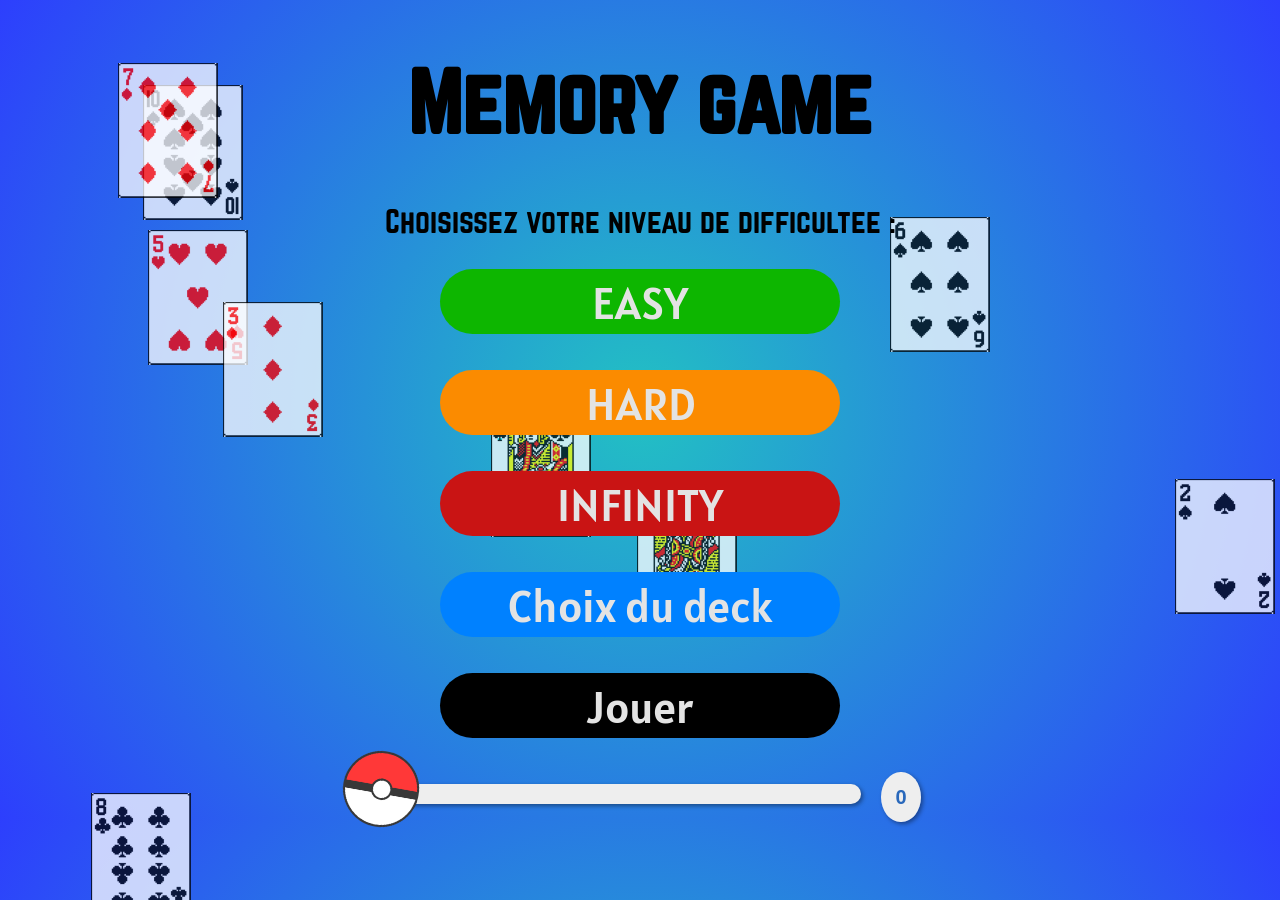
<file: TP References/Memory-game-Javascript-master/Memory-game-Javascript-master/index.html>
<!DOCTYPE html>
<html>
<head>
	<title>Memory game - Menu</title>

	<link rel="stylesheet" type="text/css" href="styles/menu.css">
	<link rel="stylesheet" type="text/css" href="styles/slider.css">
	
</head>
<body class="background">
	
	<div class='a'>
        <img class="img" src="assets/carte_anim/Ks.png">
    </div>

    <div class='b'>
        <img class="img" src="assets/carte_anim/Qh.png">
    </div>

    <div class='c'>
        <img class="img" src="assets/carte_anim/Jc.png">
    </div>

    <div class='d'>
        <img class="img" src="assets/carte_anim/Ad.png">
    </div>

    <div class='e'>
        <img class="img" src="assets/carte_anim/10s.png">
    </div>

    <div class='f'>
        <img class="img" src="assets/carte_anim/9h.png">
    </div>

    <div class='g'>
        <img class="img" src="assets/carte_anim/8c.png">
    </div>

    <div class='h'>
        <img class="img" src="assets/carte_anim/7d.png">
	</div>

	<div class='i'>
        <img class="img" src="assets/carte_anim/6s.png">
	</div>

	<div class='j'>
        <img class="img" src="assets/carte_anim/5h.png">
	</div>

	<div class='k'>
        <img class="img" src="assets/carte_anim/4c.png">
	</div>

	<div class='l'>
        <img class="img" src="assets/carte_anim/3d.png">
	</div>

	<div class='m'>
        <img class="img" src="assets/carte_anim/2s.png">
	</div>

	<h1 class="titre">Memory game</h1>

<p class="level">Choisissez votre niveau de difficultee :</p>

<div class=" btn easy cadreNiveau">
	<a href="#">EASY</a>
</div>

<div class=" btn hard cadreNiveau">
	<a href="#">HARD</a>
</div>

<div class="btn infinity cadreNiveau">
	<a href="#">INFINITY</a>
</div>

<div class="btn deck">
	<a href="#" onclick="popover()">Choix du deck</a>
</div>

<div id="popOver" style="display:none;">
	
	<img src="assets/dos_carte/dos-hs-xl.png"  onclick="popoverNone()" class="deckHearthstone img">
	<img src="assets/dos_carte/dos-pkm-xl.png" onclick="choixDeck2()" class="deckPokemon img">
	<img src="assets/dos_carte/dos-ygo-xl.png" class="deckYuGiOh img">
	
</div>

<div class="btn play">
	<a href="game.html">Jouer</p></a>
</div>

<audio id="myAudio">
	<source src="assets/sound/pokeball.ogg" type="audio/ogg">
</audio>

<input id="slider" onclick="play(); setVolume();" name="slider" type="range" value=0>
<label for="slider">0</label>

<script src="https://code.jquery.com/jquery-3.5.0.js" integrity="sha256-r/AaFHrszJtwpe+tHyNi/XCfMxYpbsRg2Uqn0x3s2zc=" crossorigin="anonymous"></script>
<script src="js/random.js"></script>
<script src="js/choixDeck.js"></script>
<script src="js/popover.js"></script>
<script src="js/sound.js"></script>

</body>
</html>
</file>
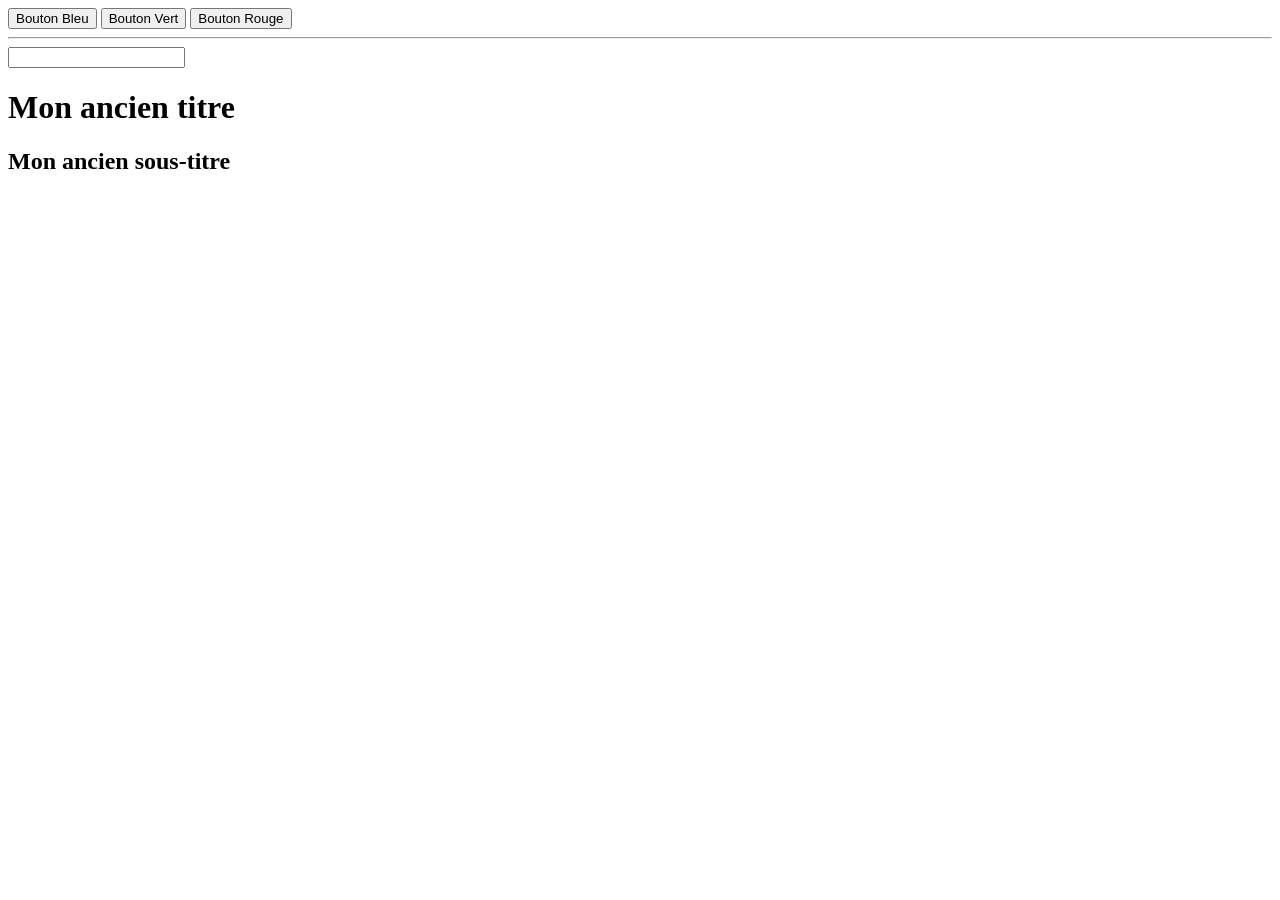
<file: TP References/TP MO3/TP2 M03-Manipulation du DOM et gestion des événements/index.html>
<!DOCTYPE html>
<html lang="fr">

<head>
    <meta charset="UTF-8">
    <meta name="viewport" content="width=device-width, initial-scale=1.0">
    <title>M03TP01 - Manipulation du DOM et gestion des événements</title>
    <link rel="stylesheet" href="style.css">
</head>

<body>
    <div>
        <input type="button" id="btnBlue" value="Bouton Bleu" />
        <input type="button" id="btnGreen" value="Bouton Vert" />
        <input type="button" id="btnRed" value="Bouton Rouge" />
    </div>
    <hr>
    <div>
        <input id="inputTexte" type="text">
    </div>
    <script src="script.js"></script>
</body>

</html>





<!-- <div>
    <h2>Choisissez une couleur :</h2>
    <select id="choixCouleur">
        <option value="bleu" id="btnBlue">Bleu</option>
        <option value="vert" id="btnGreen">Vert</option>
        <option value="rouge" id="btnRed">Rouge</option>
    </select>
</div> -->
</file>
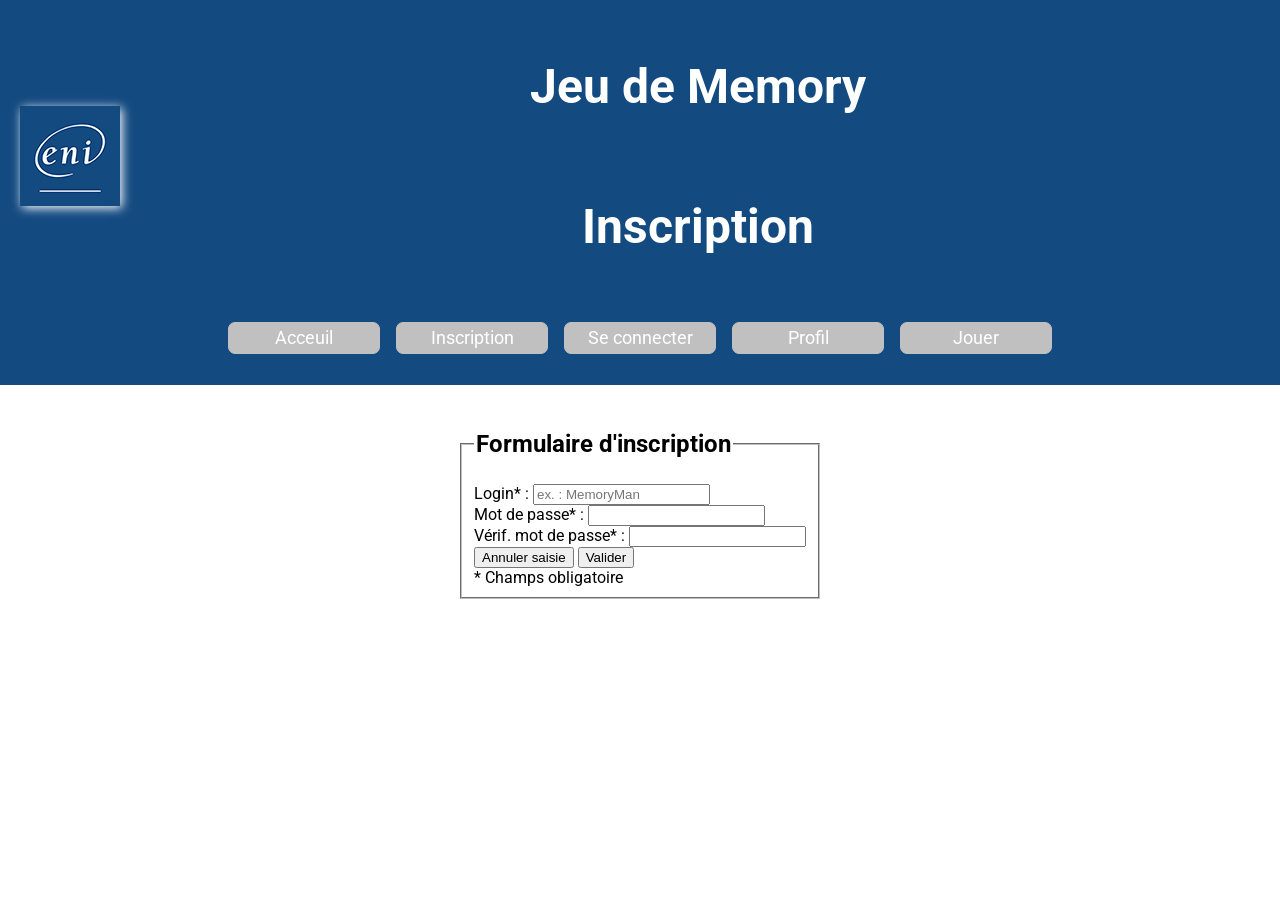
<file: formulaire_memory.html>
<!DOCTYPE html>
<html lang="fr">

<head>
  <meta charset="UTF-8" />
  <meta name="viewport" content="width=device-width, initial-scale=1.0" />
  <meta http-equiv="X-UA-Compatible" content="ie=edge" />

  <title>ENI - Inscription MEMORY</title>
  <link rel="stylesheet" href="style.css">
</head>

<body>
  <header>
    <div class="container">
      <img id="logoEni" src="assets/images/logo-eni.png" alt="Logo de l'école ENI" />
      <div class="titre">
        <h1>Jeu de Memory</h1><br>
        <h1>Inscription</h1>
      </div>
    </div>

    <div class="btnForm">
      <a href="acceuil_memory.html" class="btn">Acceuil</a>
      <a href="formulaire_memory.html" class="btn">Inscription</a>
      <a href="connexion_memory.html" class="btn">Se connecter</a>
      <a href="profil_memory.html" class="btn">Profil</a>
      <a href="jeu_memory.html" class="btn">Jouer</a>
    </div>

  </header>

  <main>
    <section class="sectionForm">
      <fieldset>
        <legend>
          <h2>Formulaire d'inscription</h2>
        </legend>

        <form action="" method="post">
          <div>
            <label for="login" class="lbl">Login* : </label>
            <input type="text" name="login" id="loginID" placeholder="ex. : MemoryMan" required
              title="Renseignez un login de minimum 3 caractères" pattern="[a-zA-Z0-9]{3,}" />
          </div>

          <div>
            <label for="mdp" class="lbl">Mot de passe* : </label>
            <input type="password" name="mdp" id="mdp" required title="Renseignez un mot de passe (min. 8 caractères dont au moins 1 minuscule,
                1 majuscule et un chiffre)" />
            <!-- pattern="(?=.*\d)(?=.*[a-z])(?=.*[A-Z]).{8,}" -->
          </div>

          <div>
            <label for="mdpVerif" class="lbl">Vérif. mot de passe* : </label>
            <input type="password" name="mdpVerif" id="mdpVerif" required title="Renseignez un mot de passe (min. 8 caractères dont au moins 1 minuscule,
                1 majuscule et un chiffre)" />
            <!-- pattern="(?=.*\d)(?=.*[a-z])(?=.*[A-Z]).{8,}" -->
          </div>

          <div class="btnInscriptForm">
            <input type="reset" value="Annuler saisie" class="btnInscript" />
            <input type="submit" value="Valider" class="btnInscript" />
          </div>
          <div class="information">* Champs obligatoire</div>
        </form>
      </fieldset>
    </section>
  </main>


  <script src="formulaire_memory.js"></script>

</body>

</html>
</file>
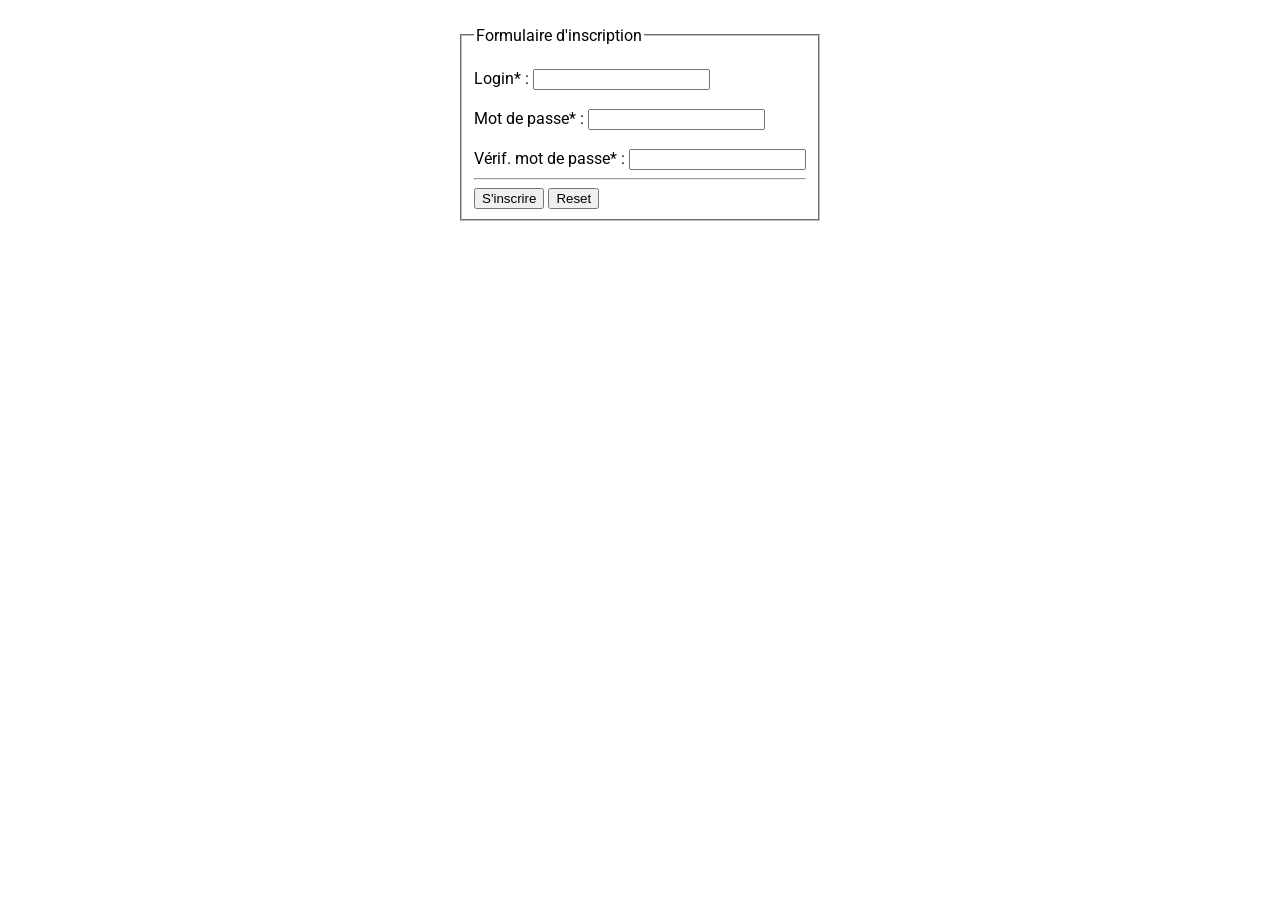
<file: formulaire_Test.html>
<!DOCTYPE html>
<html lang="fr">

<head>
  <meta charset="UTF-8" />
  <meta name="viewport" content="width=device-width, initial-scale=1.0" />
  <meta http-equiv="X-UA-Compatible" content="ie=edge" />

  <title>ENI - Inscription MEMORY</title>
  <link rel="stylesheet" href="style.css">
</head>

<body>
  <main>
    <section class="sectionForm">
      <fieldset>
        <legend>Formulaire d'inscription</legend>

        <form action="" method="post" id="inscription"><br>
          <div>
            <label for="">Login* : </label>
            <input type="text" name="login" id="loginID" />
          </div><br>

          <div>
            <label for="">Mot de passe* : </label>
            <input type="password" name="mdp" id="mdpID" />
          </div><br>

          <div>
            <label for="">Vérif. mot de passe* : </label>
            <input type="password" name="mdpVerif" id="mdpVerifID" />
          </div>
          <hr>

          <div>
            <button type="submit">S'inscrire</button>
            <button type="reset">Reset</button>
          </div>



        </form>

      </fieldset>


    </section>
  </main>


  <script src="formulaire_memory.js"></script>

</body>

</html>
</file>
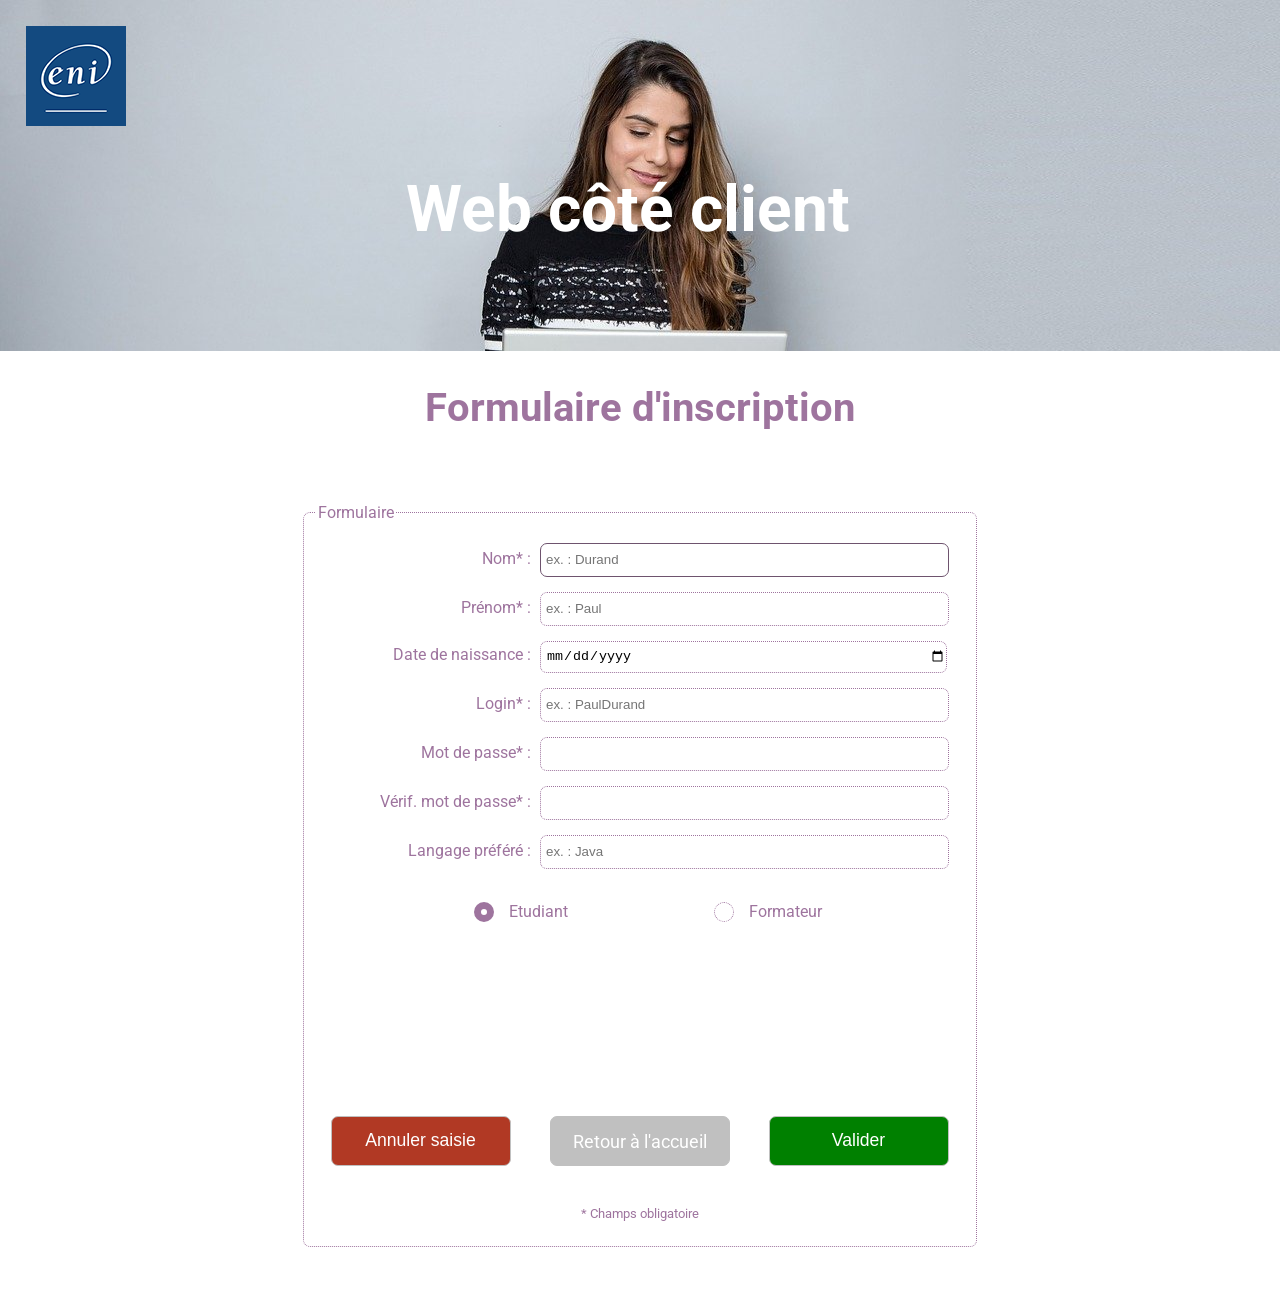
<file: TP References/PropositionTPFormulaire/formulaire.html>
<!DOCTYPE html>
<html>
    <head>
        <meta charset="utf-8">
        <meta http-equiv="X-UA-Compatible" content="IE=edge">
        <title>Formulaire</title>
        <meta name="description" content="">
        <meta name="viewport" content="width=device-width, initial-scale=1">
        
        <link rel="stylesheet" href="header.css">
        <link rel="stylesheet" href="formulaire.css">  

    </head>
    <body>
        <header>
            <img src="images/logo-eni.png" alt="Logo de l'école ENI">
            <div class="titre">
                <h1>Web côté client</h1>
            </div>
        </header>
       <h2>Formulaire d'inscription</h2>

        <main>
            <section class="sectionForm">
                <fieldset>
                    <legend>Formulaire</legend>
                
                    <form action="" method="post">
                        <div>
                            <label for="nom" class="lbl">Nom* : </label>
                            <input type="text" name="nom" id="nom" placeholder="ex. : Durand" required autofocus 
                            title="Renseigner votre nom" pattern="[a-zA-Z]+">
                        </div>
                        <div>
                            <label for="prenom" class="lbl">Prénom* : </label>
                            <input type="text" name="prenom" id="prenom" placeholder="ex. : Paul" 
                            required pattern="[a-zA-Z]+">
                        </div>
                        <div>
                            <label for="dtn" class="lbl">Date de naissance : </label>
                            <input type="date" name="dtn" id="dtn" min="1900-01-01" max="2024-11-07">
                        </div>
                        <div>
                            <label for="login" class="lbl">Login* : </label>
                            <input type="text" name="login" id="login" placeholder="ex. : PaulDurand" 
                            required title="Renseignez un login de minimum 3 caractères"
                            pattern="[a-zA-Z0-9]{3,}">
                        </div>
                        <div>
                            <label for="mdp" class="lbl">Mot de passe* : </label>
                            <input type="password" name="mdp" id="mdp" required 
                            title="Renseignez un mot de passe (min. 8 caractères dont au moins 1 minuscule, 1 majuscule et un chiffre)" 
                            pattern="(?=.*\d)(?=.*[a-z])(?=.*[A-Z]).{8,}">
                        </div>
                        <div>
                            <label for="mdpVerif" class="lbl">Vérif. mot de passe* : </label>
                            <input type="password" name="mdpVerif" id="mdpVerif" required 
                            title="Renseignez un mot de passe (min. 8 caractères dont au moins 1 minuscule, 1 majuscule et un chiffre)" 
                            pattern="(?=.*\d)(?=.*[a-z])(?=.*[A-Z]).{8,}">
                        </div>
                        <div>
                            <label for="langage" class="lbl">Langage préféré : </label>
                            <input type="text" name="langage" id="langage" list="langageListe" placeholder="ex. : Java">
                            <datalist id="langageListe">
                                <option value="C#"></option>
                                <option value="Java"></option>
                                <option value="Python"></option>
                                <option value="PHP"></option>
                                <option value="Fortran"></option>
                                <option value="C++"></option>
                                <option value="C"></option>
                                <option value="Ruby"></option>
                                <option value="Perl"></option>
                                <option value="Cobol"></option>
                                <option value="Dart"></option>
                                <option value="Swift"></option>
                                <option value="Objective-C"></option>
                                <option value="Kotlin"></option>
                                <option value="Go"></option>
                                <option value="Rust"></option>
                                <option value="JavaScript"></option>
                            </datalist>
                        </div>
                        <div class="radioBtn">
                            <input type="radio" name="statut" value="etudiant" id="etudiant" checked><label for="etudiant">Etudiant</label>
                            <input type="radio" name="statut" value="formateur" id="formateur"><label for="formateur">Formateur</label>
                        </div>
                        <div class="btnForm">
                            <input type="reset" value="Annuler saisie" class="btn"> 
                            <a href="#" class="btn">Retour à l'accueil</a>
                            <input type="submit" value="Valider" class="btn">
                        </div>
                        <div class="information">
                            * Champs obligatoire
                        </div>
                    </form>
                </fieldset>
            </section>
        </main>
    </body>
</html>
</file>
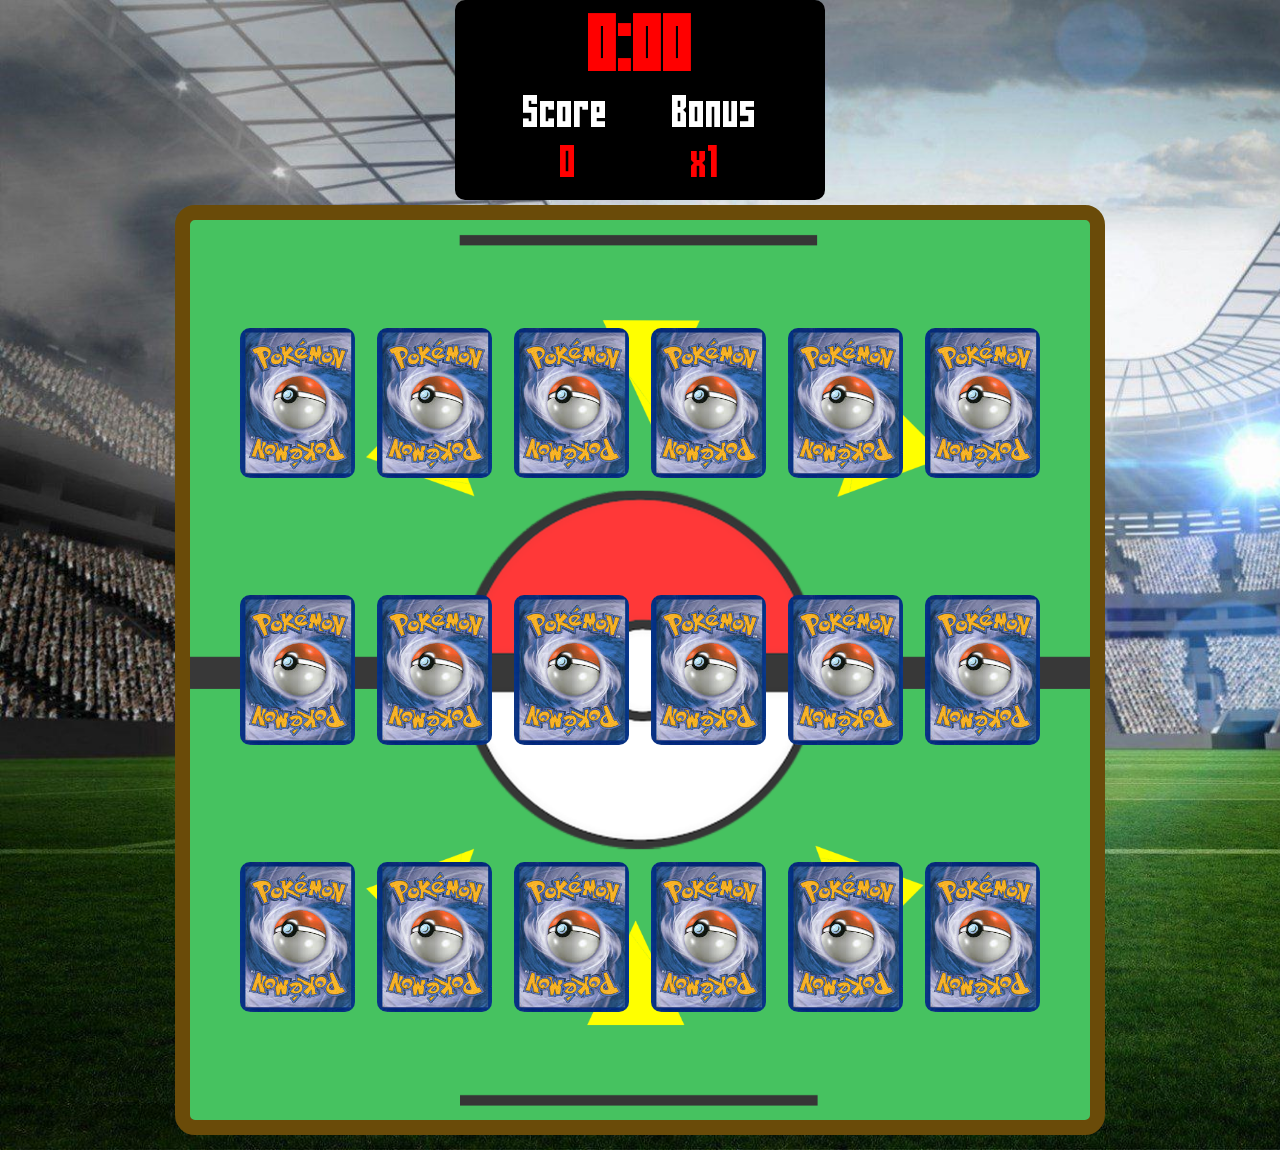
<file: TP References/Memory-game-Javascript-master/Memory-game-Javascript-master/game.html>
<!DOCTYPE html>
<html lang="fr">
<head>
    <meta charset="UTF-8">
    <meta name="viewport" content="width=device-width, initial-scale=1.0">
    <title>Memory Game</title>
    <link href="styles/index.css" rel="stylesheet">
</head>
<body>
    <div class="all">
        
        <div class="scoreboard" onclick="menuPop()">
            <h2 class="timer">39:59</h2>
        
            <div class="scoring">
                <p class="score-title">Score</p>
                <p class="score-title">Bonus</p>
                <p class="score-element score">8</p>
                <p class="score-element bonus">x4</p>
            </div>
        </div>
        <ul class="deck" id="deck-carte">
            <li class="carte" type="pikachu">
                <img class="png" src="assets/face_carte/pikachu.png"></li>
            <li class="carte" type="pikachu">
                <img class="png" src="assets/face_carte/pikachu.png"></li>
            <li class="carte" type="bulbizarre">
                <img class="png" src="assets/face_carte/bulbizarre.png"></li>
            <li class="carte" type="bulbizarre">
                <img class="png" src="assets/face_carte/bulbizarre.png"></li>
            <li class="carte" type="carapuce">
                <img class="png" src="assets/face_carte/carapuce.png"></li>
            <li class="carte" type="carapuce">
                <img class="png" src="assets/face_carte/carapuce.png"></li>
            <li class="carte" type="h-ball">
                <img class="png" src="assets/face_carte/h-ball.png"></li>
            <li class="carte" type="h-ball">
                <img class="png" src="assets/face_carte/h-ball.png"></li>
            <li class="carte" type="miaouss">
                <img class="png" src="assets/face_carte/miaouss.png"></li>
            <li class="carte" type="miaouss">
                <img class="png" src="assets/face_carte/miaouss.png"></li>
            <li class="carte" type="pokeball">
                <img class="png" src="assets/face_carte/pokeball.png"></li>
            <li class="carte" type="pokeball">
                <img class="png" src="assets/face_carte/pokeball.png"></li>
            <li class="carte" type="pokedex">
                <img class="png" src="assets/face_carte/pokedex.png"></li>
            <li class="carte" type="pokedex">
                <img class="png" src="assets/face_carte/pokedex.png"></li>
            <li class="carte" type="ronflex">
                <img class="png" src="assets/face_carte/ronflex.png"></li>
            <li class="carte" type="ronflex">
                <img class="png" src="assets/face_carte/ronflex.png"></li>
            <li class="carte" type="salameche">
                <img class="png" src="assets/face_carte/salameche.png"></li>
            <li class="carte" type="salameche">
                <img class="png" src="assets/face_carte/salameche.png"></li>
        </ul>
        <div id="popup" class="menu">
            <div class="modal">
                <h2>Menu</h2>
                <div class="menu-logo">
                    <a href="index.html">
                        <img class="menu-png" src="assets/home.png">
                    </a>
                    <img onclick="restart()" class="menu-png" src="assets/restart.png">
                </div>
            </div>
        </div>
        <div id="victory" class="endMenu">
            <div class="endModal">
                <h2>Félicitation!</h2>
                <div class="stats">
                    <p>Votre score est de: <span id="final-score"></span></p>
                    <p>En seulement <span id="final-time"></span></p>
                </div>
                <div class="menu-logo-end">
                    <a href="index.html">
                        <img class="menu-png-end" src="assets/home.png">
                    </a>
                    <img onclick="closeEnd()" class="menu-png-end" src="assets/restart.png">
                </div>
            </div>
        </div>
    </div>
    <script src="js/game.js"></script>
</body>
</html>
</file>
<file: TP References/Memory-game-Javascript-master/Memory-game-Javascript-master/styles/menu.css>
@font-face {
    font-family: norwester;
    src: url(norwester.otf);
}

@font-face {
    font-family: Alatsi;
    src: url(Alatsi-Regular.ttf);
}

h1 {
    font-size: 80px;
}

body {
    background: rgb(34,193,195);
    background: radial-gradient(circle, rgba(34,193,195,1) 0%, rgba(45,63,253,1) 100%);
    font-size: 30px;
    font-family: norwester;
    text-align: center;
}

.level {
    text-align: center;
    font-size: 30px;
    font-family: norwester;
}

.btn { 
    margin: auto;
    margin-bottom: 0.8em;
    width: 400px;
    height: 65px;
    font-size: 45px;
    color: white;
    text-align: center;
    font-family: Alatsi;
    border-radius: 40px;
}

.easy {
    background: rgb(227,254,0);
    background: linear-gradient(170deg, rgba(227,254,0,0.9444152661064426) 0%, rgba(13,182,0,1) 0%);
}

.hard {
    background: rgb(227,254,0);
    background: linear-gradient(170deg, rgba(227,254,0,0.9444152661064426) 0%, rgba(251,139,0,1) 0%);
}

.infinity {
    background: rgb(99,7,7);
    background: linear-gradient(170deg, rgba(99,7,7,0.9444152661064426) 0%, rgba(201,20,20,1) 0%);
}

.deck {
    background: rgb(227,254,0);
    background: linear-gradient(170deg, rgba(227,254,0,0.9444152661064426) 0%, rgba(0,129,255,1) 0%);
}

.play {
    background: rgb(227,254,0);
    background: linear-gradient(170deg, rgba(227,254,0,0.9444152661064426) 0%, rgba(0,0,0,1) 0%);
}

div > a {
    text-decoration: none;
    color: #e3e3e3;
    vertical-align: middle;
}

.cadreNiveau:hover {
    width: 450px;
    background: #7ac9ff;
}

.deck:active {
    background: #7ac9ff;
}

#popOver {
    position: absolute;
    width: 1500px;
    height: 495px;
    top: 50%; 
    left: 50%;
    transform: translate(-50%, -50%);
    background-color: grey;
    text-align: center;
    display: table-cell;
    vertical-align: middle;
}

#popOver img {
    padding: 2%;

} 
div.a {
    width: 50px;
    height:50px;
    position:fixed;
    left : 1782px;
    top : 694px;
    opacity: 0.75;
    z-index : -1;
    }
    
div.b {
    width: 50px;
    height:50px;
    position:fixed;
    left : 684px;
    top : 478px;
    opacity: 0.75;
    z-index : -1;
    }

div.c {
    width: 50px;
    height:50px;
    position:fixed;
    left : 441px;
    top : 394px;
    opacity: 0.75;
    z-index : -1;
    }

div.d {
    width: 50px;
    height:50px;
    position:fixed;
    left : 1800px;
    top : 258px;
    opacity: 0.75;
    z-index : -1;
    }

div.e {
    width: 50px;
    height:50px;
    position:fixed;
    left : 90px;
    top : 25px;
    opacity: 0.75;
    z-index : -1;
    }

div.f {
    width: 50px;
    height:50px;
    position:fixed;
    left : 1553px;
    top : 100px;
    opacity: 0.75;
    z-index : -1;
    }

div.g {
    width: 50px;
    height:50px;
    position:fixed;
    left : 90px;
    top : 900px;
    opacity: 0.75;
    z-index : -1;
    }

div.h {
    width: 50px;
    height:50px;
    position:fixed;
    left : 0px;
    top : 20px;
    opacity: 0.75;
    z-index : -1;
    }

div.i {
    width: 50px;
    height:50px;
    position:fixed;
    left : 990px;
    top : 200px;
    opacity: 0.75;
    z-index : -1;
    }

div.j {
    width: 50px;
    height:50px;
    position:fixed;
    left : 99px;
    top : 200px;
    opacity: 0.75;
    z-index : -1;
    }

div.k {
    width: 50px;
    height:50px;
    position:fixed;
    left : 1430px;
    top : 369px;
    opacity: 0.75;
    z-index : -1;
    }
    
div.l {
    width: 50px;
    height:50px;
    position:fixed;
    left : 150px;
    top : 344px;
    opacity: 0.75;
    z-index : -1;
    }
    
div.m {
    width: 50px;
    height:50px;
    position:fixed;
    left : 1237px;
    top : 541px;
    opacity: 0.75;
    z-index : -1;
    }
</file>
<file: TP References/Memory-game-Javascript-master/Memory-game-Javascript-master/styles/slider.css>
input[type="range"] {
  -webkit-appearance: none;
  background: transparent;
  width: 90%;
  max-width: 500px;
  outline: none;
}
input[type="range"]:focus,
input[type="range"]:active,
input[type="range"]::-moz-focus-inner,
input[type="range"]::-moz-focus-outer {
  border: 0;
  outline: none;
}
input[type="range"]::-moz-range-thumb {
  border: none;
  height: 40px;
  width: 40px;
  background-color: transparent;
  background-image: src("sliderImg/Pika.png");
  background-position: 0 0;
  background-size: cover;
  transform: scale(1.9) rotateZ(var(--thumb-rotate, 10deg));
  cursor: pointer;
}
input[type="range"]::-moz-range-thumb:active {
  background-position: 100% 0px;
  transform: scale(2) rotateZ(var(--thumb-rotate, 10deg));
}
input[type="range"]::-moz-range-track {
  width: 100%;
  height: 20px;
  background: #eee;
  border-radius: 10px;
  box-shadow: 2px 2px 4px rgba(0,0,0,0.4);
  cursor: pointer;
}
input[type="range"]::-moz-range-progress {
  height: 20px;
  background: #4685d7;
  border-radius: 10px;
  cursor: pointer;
}
input[type="range"]::-webkit-slider-thumb {
  border: none;
  height: 40px;
  width: 40px;
  background-color: transparent;
  background-image: url("sliderImg/Pika.png");
  background-position: 0 0;
  background-size: cover;
  transform: scale(1.9) rotateZ(var(--thumb-rotate, 10deg));
  cursor: pointer;
  margin-top: -15px;
  -webkit-appearance: none;
}
input[type="range"]::-webkit-slider-thumb:active {
  background-position: 100% 0px;
  transform: scale(2) rotateZ(var(--thumb-rotate, 10deg));
}
input[type="range"]::-webkit-slider-runnable-track {
  width: 100%;
  height: 20px;
  background: #eee;
  border-radius: 10px;
  box-shadow: 2px 2px 4px rgba(0,0,0,0.4);
  cursor: pointer;
  -webkit-appearance: none;
}
label {
  background: #eee;
  border-radius: 50%;
  box-shadow: 2px 2px 4px rgba(0,0,0,0.4);
  padding: 14px;
  margin-left: 10px;
  font-family: Roboto, 'Helvetica Neue', Arial;
  font-size: 20px;
  width: 25px;
  text-align: center;
  color: #2968bb;
  font-weight: bold;
  content: '';
}
.twitter-link {
  position: absolute;
  bottom: 4px;
  margin: auto;
  font-family: sans-serif;
  font-size: 12px;
  color: rgba(0,0,0,0.6);
}
</file>
<file: TP References/TP MO3/TP2 M03-Manipulation du DOM et gestion des événements/style.css>
/* #btnBlue{
    background-color: rgb(0, 0, 255);
    padding-top: 5px;
    padding-bottom: 5px;
    padding-left: 10px;
    padding-right: 10px;
    border-radius: 8px;
    color: white;

}

#btnGreen{
    background-color: rgb(0, 255, 0);
    padding-top: 5px;
    padding-bottom: 5px;
    padding-left: 10px;
    padding-right: 10px;   border-radius: 8px;
    color: black;
}

#btnRed{
    background-color: rgb(255, 0, 0);
    padding-top: 5px;
    padding-bottom: 5px;
    padding-left: 10px;
    padding-right: 10px;
    border-radius: 8px;
    color: white;
}

 */
</file>
<file: style.css>
@import url("https://fonts.googleapis.com/css2?family=Roboto:ital@0&display=swap");

body {
  font-family: "Roboto", sans-serif;
  margin: 0;
  padding: 0;
  display: flex;
  flex-direction: column; /* Permet d'empiler les sections */
  justify-content: flex-start; /* Alignement en haut */
  align-items: center; /* Centrer horizontalement */
  min-height: 100vh; /* Assure que le body occupe toute la hauteur de l'écran */
}

main{
    margin: 0px;
    padding: 2%;
}


/* -------------------------Header------------------------*/

header {
    background-color: rgb(19, 74, 128);
    flex-direction: row;
    color: white;
    width: 100%;
    margin: 0px;
    padding: 2%;
  }
  
  .container {
    display: flex;
    justify-content: space-between;
    align-items: center;
    gap: 1em; /* Réduit l'espace entre le logo et le titre */
    max-width: 100%;
    padding: 0 20px;
    flex-wrap: wrap;
    box-sizing: border-box;
  }
  
  #logoEni {
    max-width: 100px; 
    height: auto;
    box-shadow: 2px 2px 10px white;
  }
  
  .titre {
    flex: 1;
    text-align: center;
  }
  
  .titre h1 {
    font-size: clamp(1.5em, 5vw, 3em); /* Taille adaptative */
    overflow-wrap: break-word; /* Gère les débordements de texte */
  }
  
  @media (max-width: 768px) {
    .container {
      flex-direction: column; 
      align-items: center;
    }
  
    .titre h1 {
      font-size: 2em;
    }
  }
  
  /* ------------------Partie Boutons de l'Acceuil-------------------------- */
  
  a {
    text-decoration: none;
  }
  
  .btnForm {
    display: flex;
    justify-content:center;
    align-items: center;
    gap: 1em;
    max-width: 100%;
    padding: 0 20px;
    box-sizing: border-box;
    margin: 5px 0;
  }
  
  .btn {
    line-height: 30px;
    background-color: silver;
    color: white;
    font-size: 1.1em;
    border: 1px solid silver;
    border-radius: 7px;
    flex: 1; 
    min-width: 100px; 
    max-width: 150px; 
  }
  
  a.btn {
    margin-top: 30px;
    text-align: center;
    flex-grow: 1;
  }
  
  .btn:hover {
    background-color: rgb(165, 164, 164);
    cursor: pointer;
  }
  
  @media screen and (max-width: 640px) {
    .btnForm {
        flex-direction: column; /* Empile les boutons */
        gap: 10px; /* Réduit l'espace entre eux */
    }
  
    a.btn {
        width: 100%; /* Les boutons prennent toute la largeur */
        margin-top: 5px;
        
    }
  
    .btn {
        line-height: 30px;
        font-size: 1em;
        
    }
  }
</file>
<file: TP References/PropositionTPFormulaire/header.css>
@import url('https://fonts.googleapis.com/css2?family=Roboto:ital@0&display=swap');

body {
    margin: 0px;
    font-family: 'Roboto', sans-serif;
}

header {
    background: url("./images/woman.jpg") no-repeat, url(./images/fond.PNG) repeat;
    color: white;
    height: 300px;
    margin: 0px;
    padding: 2%;
    justify-content: center;

}


.titre {
    display: flex;
    justify-content: center;
    padding-right: 2%;
}

.titre h1 {
    font-size: 4em;
}



@media screen and (max-width: 640px) {
    header {
        background: url("./images/woman.jpg") no-repeat 25% 15%, url(./images/fond.PNG) repeat;
        color: white;
        height: 300px;
        margin: 0px;
        padding: 2%;
    }
}
</file>
<file: TP References/PropositionTPFormulaire/formulaire.css>
a {
    text-decoration: none;
}

h2 {
    text-align: center;
    padding-bottom: 2%;
    color: rgb(158, 116, 158);
    font-size: 2.5rem;
}

fieldset {
    border-radius: 7px;
    border: 1px dotted rgb(158, 116, 158);
}

input {
    height: 30px;
    width: 400px;
    border-radius: 7px;
    border: 1px dotted rgb(158, 116, 158);
    padding-left: 5px;
  
}

label {
    display: inline-block;
    width: 200px;
    color: rgb(158, 116, 158);
   
}

.lbl{
    text-align: right;
    padding-right: 5px;
}

legend {
    color: rgb(158, 116, 158);
}

section div {
    margin: 15px;
}

.btn {
    background-color: silver;
    width: 180px;
    color: white;
    font-size: 1.1em;
    border: 1px solid silver;
    border-radius: 7px;
    height: 50px;
}

.btnForm {
    display: flex;
    justify-content: space-between;
    margin-top: 15vw;
}

.information {
    text-align: center;
    color: rgb(158, 116, 158);
    font-size: 0.8em;
    margin-top: 40px;
}

.sectionForm {
    padding: 1%;
    display: flex;
    flex-direction: row;
    justify-content: space-evenly;
    flex-wrap: wrap;
    margin-bottom: 50px;
}

.radioBtn {
    display: flex;
    justify-content: flex-end;
    align-content: center;
    margin-top: 30px;
}

a.btn {
    line-height: 50px;
    text-align: center;
    height: 48px;
    width: 178px;
}

input[type="radio"] {
    appearance: none;
    border-radius: 50%;
    width: 20px;
    height: 20px;
    margin-right: 15px;
}

.radioBtn label {
    line-height: 25px;
}

input:focus {
    border: 1px solid rgb(110, 83, 110);
    /*border: 1px solid red;*/
    outline-style: none;
}

input:hover {
    border: 1px solid rgb(158, 116, 158);
}

.btn:hover {
    background-color: rgb(165, 164, 164);
    cursor: pointer;
}

.btn:first-child {
    background-color: rgb(177, 57, 36);
}

.btn:last-child {
    background-color: green;
    border: 1px solid silver;
}

input[type="radio"]:checked {
    border: 7px solid rgb(158, 116, 158);
}

.btn:first-child:hover {
    background-color: rgb(155, 50, 32);
    border: 1px solid silver;
}

.btn:last-child:hover {
   background-color: rgb(1, 95, 1);   
  /*background-color: greenyellow;*/
}
</file>
<file: TP References/Memory-game-Javascript-master/Memory-game-Javascript-master/styles/index.css>
@font-face {
    font-family: Premier2019;
    src: url(Premier2019-rPv9.ttf);
}

body {
    width: 100%;
    height: 100%;
    background-image: url(../assets/bg-stade1.jpg);
    background-repeat: no-repeat;
    background-size: cover;
    margin: 0;
    padding: 0;
}

.all {
    display: flex;
    justify-content: center;
    align-items: center;
    flex-direction: column;
}

.bar-logo {
    position: absolute;
    right: 10%;
}

.bar-logo .logo-menu {
    height: 70px;
    width: 70px;
}

.deck {
    width: 800px;
    height: 800px;
    background-image: url(../assets/poke-floor.png);
    background-size: contain;
    border: solid 15px;
    border-color: rgba(106,75,9,1);
    border-radius: 20px;
    padding: 50px;
    display:flex;
    flex-wrap: wrap;
    justify-content: space-between;
    align-items: center;
    margin: 0 0 15px;
}

.deck .carte {
    height: 150px;
    width: 115px;
    display: flex;
    font-size: 0;
    cursor: pointer;
    color: cadetblue;
    justify-content: center;
    align-items: center;
    border-radius: 10px;
    background-image: url(../assets/dos_carte/dos-pk.png);
}

.deck .carte .png {
    visibility: hidden;
}

.deck .carte.open {
    border: solid 2px red;
    background: #0f6299;
    cursor: default;
}

.deck .carte.show {
    font-size: 33px;
}

.deck .carte.match {
    cursor: default;
    background: #0f6299;
    font-size: 33px;
}

.deck .carte.unmatched {
    background: red;
    cursor: default;
}

.deck .carte.open .png{
    visibility: hidden;
}

.deck .carte.show .png{
    font-size: 33px;
    visibility: visible;
}

.deck .carte.match .png{
    cursor: default;
    visibility: visible;
    background: #0f6299;
    font-size: 33px;
}

.deck .carte.unmatched .png{
    background: red;
    visibility: visible;
    cursor: default;
}

.deck .carte.disabled {
    pointer-events: none;
}

.scoreboard {
    height: 200px;
    width: 370px;
    border-radius: 10px;
    background: black;
    margin: 0 0 5px;
    cursor: pointer;
}

.scoreboard .timer {
    margin: 0;
    text-align: center;
    font-size: 70px;
    color: red;
    font-family: 'Premier2019';

}

.scoreboard .scoring {
    margin: 0 auto;
    width: 300px;
    text-align: center;
}

.scoreboard .score-title {
    margin: auto 30px;
    display: inline-block;
    text-align: center;
    color: white;
    font-size: 40px;
    font-family: 'Premier2019';
}

.scoreboard .score-element {
    margin: auto 55px;
    display: inline-block;
    text-align: center;
    color: red;
    font-size: 40px;
    font-family: 'Premier2019';
}

.menu {
    position: fixed;
    transition: opacity 400ms;
    visibility: hidden;
    opacity: 0;
    top: 0;
    bottom: 0;
    left: 0;
    right: 0;
}

.modal {
    margin: 72px auto;
    padding: 21px;
    padding-top: 0px;
    height: 150px;
    top: 30%;
    background: black;
    border: solid 5px white;
    border-radius: 10px;
    width: 30%;
    position: relative;
    
}

.show {
    visibility: visible;
    opacity: 100;
}

.menu h2 {
    margin-top: 30px;
    margin-bottom: 15px;
    color: white;
    font-size: 50px;
    font-family: 'Premier2019';
    text-align: center;
}

.menu-png {
    display: inline-block;
    margin: 0 10%;
    cursor: pointer;
}

.menu-logo {
    margin: 0 auto;
    text-align: center;
}

.endMenu {
    position: fixed;
    transition: opacity 400ms;
    visibility: hidden;
    opacity: 0;
    top: 0;
    bottom: 0;
    left: 0;
    right: 0;
}

.endModal {
    margin: 72px auto;
    padding: 21px;
    padding-top: 0px;
    height: 300px;
    top: 30%;
    background: black;
    border: solid 5px white;
    border-radius: 10px;
    width: 30%;
    position: relative;
    
}

.endModal .close {
    position: absolute;
    top: 21px;
    right: 32px;
    transition: all 200ms;
    font-size: 32px;
    font-weight: bold;
    text-decoration: none;
    color: #333;
}

.show-end {
    visibility: visible;
    opacity: 100;
}

.endMenu h2 {
    margin-top: 30px;
    margin-bottom: 15px;
    color: white;
    font-size: 50px;
    font-family: 'Premier2019';
    text-align: center;
}

.endMenu .endModal .stats {
    text-align: center;
    color: white;
    font-size: 30px;
    font-family: 'Premier2019';
}

.menu-png-end {
    display: inline-block;
    margin: 0 10%;
    cursor: pointer;
}

.menu-logo-end {
    margin: 0 auto;
    text-align: center;
}
</file>
